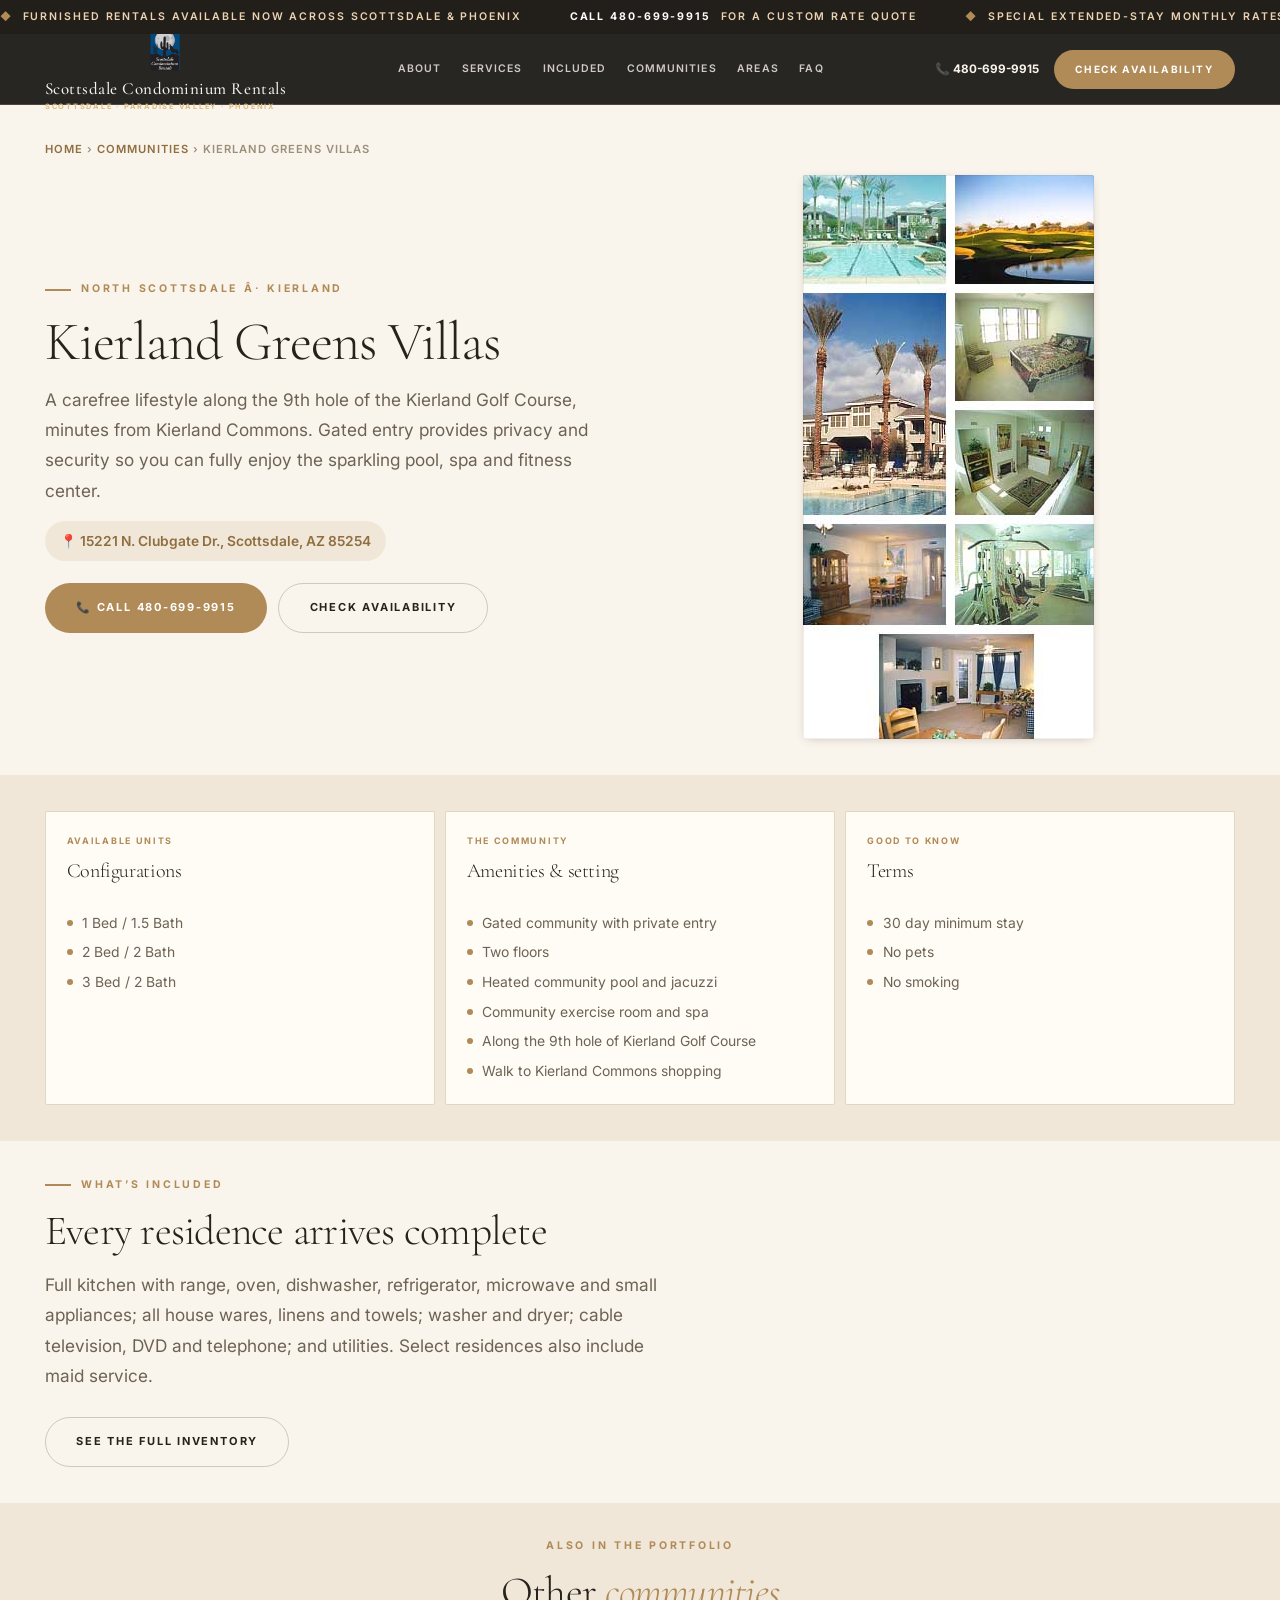
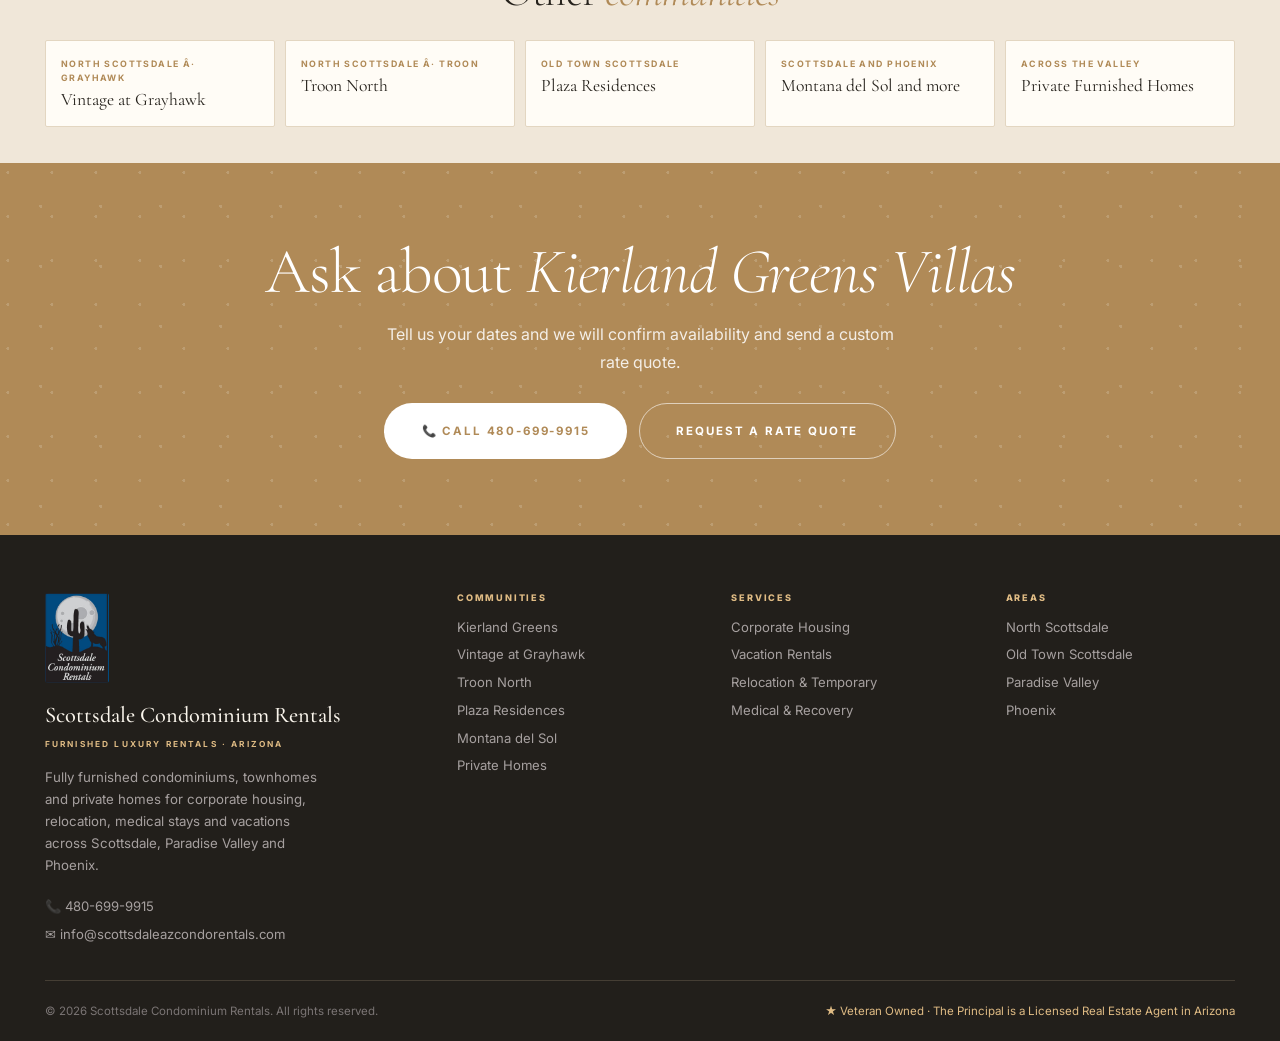
<file: communities/kierland-greens.html>
﻿<!DOCTYPE html>
<html lang="en">
<head>
<meta charset="UTF-8">
<meta name="viewport" content="width=device-width,initial-scale=1">
<title>Kierland Greens Villas | Furnished Condo Rentals, North Scottsdale AZ</title>
<meta name="description" content="Furnished 1, 2 and 3 bedroom condominium rentals at Kierland Greens Villas, 15221 N. Clubgate Dr., Scottsdale AZ. Gated, with heated pool, spa and fitness center on the Kierland Golf Course. 30 day minimum stay.">
<link rel="canonical" href="https://www.scottsdaleazcondorentals.com/communities/kierland-greens.html">
<meta property="og:type" content="website">
<meta property="og:title" content="Kierland Greens Villas | Furnished Condo Rentals, North Scottsdale AZ">
<meta property="og:description" content="Furnished 1, 2 and 3 bedroom condominium rentals at Kierland Greens Villas, 15221 N. Clubgate Dr., Scottsdale AZ. Gated, with heated pool, spa and fitness center on the Kierland Golf Course. 30 day minimum stay.">
<meta property="og:image" content="https://www.scottsdaleazcondorentals.com/assets/img/prop-kierland.jpg">
<link rel="icon" href="../assets/img/logo.jpg">
<meta name="theme-color" content="#221F1B">
<link rel="preconnect" href="https://fonts.googleapis.com">
<link rel="preconnect" href="https://fonts.gstatic.com" crossorigin>
<link href="https://fonts.googleapis.com/css2?family=Cormorant+Garamond:ital,wght@0,300;0,400;0,500;1,300;1,400&family=Inter:wght@300;400;500;600;700;800&display=swap" rel="stylesheet">
<link rel="stylesheet" href="../assets/css/site.css?v=80">
<script type="application/ld+json">
{"@context":"https://schema.org","@type":"Accommodation",
"name":"Kierland Greens Villas",
"description":"Furnished 1, 2 and 3 bedroom condominium rentals at Kierland Greens Villas, 15221 N. Clubgate Dr., Scottsdale AZ. Gated, with heated pool, spa and fitness center on the Kierland Golf Course. 30 day minimum stay.",
"address":{"@type":"PostalAddress","streetAddress":"15221 N. Clubgate Dr., Scottsdale, AZ 85254","addressLocality":"Scottsdale","addressRegion":"AZ","addressCountry":"US"},
"image":"https://www.scottsdaleazcondorentals.com/assets/img/prop-kierland.jpg",
"url":"https://www.scottsdaleazcondorentals.com/communities/kierland-greens.html",
"provider":{"@type":"RealEstateAgent","name":"Scottsdale Condominium Rentals","telephone":"+1-480-699-9915","email":"info@scottsdaleazcondorentals.com","url":"https://www.scottsdaleazcondorentals.com/"}}
</script>
<script type="application/ld+json">
{"@context":"https://schema.org","@type":"BreadcrumbList","itemListElement":[
{"@type":"ListItem","position":1,"name":"Home","item":"https://www.scottsdaleazcondorentals.com/"},
{"@type":"ListItem","position":2,"name":"Communities","item":"https://www.scottsdaleazcondorentals.com/#properties"},
{"@type":"ListItem","position":3,"name":"Kierland Greens Villas","item":"https://www.scottsdaleazcondorentals.com/communities/kierland-greens.html"}]}
</script>
</head>
<body>
<a href="#main" class="skip">Skip to content</a>

<div class="ticker">
  <div class="ticker-in" id="ticker">
    <span><i>&#9670;</i> Furnished rentals available now across Scottsdale &amp; Phoenix</span>
    <span><b>Call 480-699-9915</b> for a custom rate quote</span>
    <span><i>&#9670;</i> Special extended-stay monthly rates</span>
    <span><b>Veteran owned</b> &middot; Licensed Arizona real estate</span>
  </div>
</div>

<header class="nav solid" id="nav">
  <div class="wrap nav-in">
    <a href="../index.html" class="brand brand-row">
      <img src="../assets/img/logo.jpg" alt="Scottsdale Condominium Rentals logo" class="brand-mark">
      <span style="display:flex;flex-direction:column;line-height:1;min-width:0">
        <b>Scottsdale Condominium Rentals</b>
        <small>Scottsdale &middot; Paradise Valley &middot; Phoenix</small>
      </span>
    </a>
    <nav class="nav-links">
      <a href="../index.html#about">About</a>
      <a href="../index.html#services">Services</a>
      <a href="../index.html#included">Included</a>
      <a href="../index.html#properties">Communities</a>
      <a href="../index.html#areas">Areas</a>
      <a href="../index.html#faq">FAQ</a>
    </nav>
    <div class="nav-cta">
      <a href="tel:+14806999915" class="nav-tel">&#128222; 480-699-9915</a>
      <a href="../index.html#enquire" class="btn btn-p">Check Availability</a>
      <button class="burger" id="burger" aria-label="Menu" aria-expanded="false"><span></span><span></span><span></span></button>
    </div>
  </div>
</header>

<div class="mnav" id="mnav">
  <a href="../index.html#about">About</a><a href="../index.html#services">Services</a>
  <a href="../index.html#included">Included</a><a href="../index.html#properties">Communities</a>
  <a href="../index.html#areas">Areas</a><a href="../index.html#faq">FAQ</a>
  <a href="../index.html#enquire" class="btn btn-p">Check Availability</a>
  <a href="tel:+14806999915" class="mnav-tel">480-699-9915</a>
</div>

<main id="main">
<section class="sec shell">
  <div class="wrap">
    <nav class="crumb"><a href="../index.html">Home</a> &rsaquo; <a href="../index.html#properties">Communities</a> &rsaquo; <span>Kierland Greens Villas</span></nav>
    <div class="zig" style="margin-top:1rem">
      <div class="zig-txt">
        <p class="eyebrow">North Scottsdale Â· Kierland</p>
        <h1 style="font-size:clamp(2.2rem,4.6vw,3.4rem);margin-bottom:.9rem">Kierland Greens Villas</h1>
        <p class="lead">A carefree lifestyle along the 9th hole of the Kierland Golf Course, minutes from Kierland Commons. Gated entry provides privacy and security so you can fully enjoy the sparkling pool, spa and fitness center.</p>
        <p class="prop-addr">&#128205; 15221 N. Clubgate Dr., Scottsdale, AZ 85254</p>
        <div class="hero-btns" style="margin-top:1.4rem">
          <a href="tel:+14806999915" class="btn btn-p">&#128222; Call 480-699-9915</a>
          <a href="../index.html#enquire" class="btn btn-d">Check Availability</a>
        </div>
      </div>
      <div>
        <div class="ph ph-collage"><img src="../assets/img/prop-kierland.jpg" alt="Photographs of the Kierland Greens condominium community"></div>
      </div>
    </div>
  </div>
</section>

<section class="sec blush">
  <div class="wrap g3">
    <div class="card" style="padding:1.4rem 1.3rem">
      <span class="card-k">Available Units</span>
      <h3 style="font-size:1.25rem;margin:.3rem 0 .7rem">Configurations</h3>
      <ul class="ticks">
        <li>1 Bed / 1.5 Bath</li>
        <li>2 Bed / 2 Bath</li>
        <li>3 Bed / 2 Bath</li>
      </ul>
    </div>
    <div class="card" style="padding:1.4rem 1.3rem">
      <span class="card-k">The Community</span>
      <h3 style="font-size:1.25rem;margin:.3rem 0 .7rem">Amenities &amp; setting</h3>
      <ul class="ticks">
        <li>Gated community with private entry</li>
        <li>Two floors</li>
        <li>Heated community pool and jacuzzi</li>
        <li>Community exercise room and spa</li>
        <li>Along the 9th hole of Kierland Golf Course</li>
        <li>Walk to Kierland Commons shopping</li>
      </ul>
    </div>
    <div class="card" style="padding:1.4rem 1.3rem">
      <span class="card-k">Good to Know</span>
      <h3 style="font-size:1.25rem;margin:.3rem 0 .7rem">Terms</h3>
      <ul class="ticks">
        <li>30 day minimum stay</li>
        <li>No pets</li>
        <li>No smoking</li>
      </ul>
    </div>
  </div>
</section>

<section class="sec shell">
  <div class="wrap">
    <div class="head">
      <p class="eyebrow">What&rsquo;s Included</p>
      <h2 style="font-size:clamp(1.8rem,3.4vw,2.6rem)">Every residence arrives complete</h2>
      <p class="lead">Full kitchen with range, oven, dishwasher, refrigerator, microwave and small appliances; all house wares, linens and towels; washer and dryer; cable television, DVD and telephone; and utilities. Select residences also include maid service.</p>
    </div>
    <a href="../index.html#included" class="btn btn-d">See the full inventory</a>
  </div>
</section>

<section class="sec blush">
  <div class="wrap">
    <div class="head c">
      <p class="eyebrow c">Also In The Portfolio</p>
      <h2 style="font-size:clamp(1.8rem,3.4vw,2.6rem)">Other <em>communities</em></h2>
    </div>
    <div class="other-grid">
      <a class="oc" href="grayhawk.html"><span>North Scottsdale Â· Grayhawk</span><b>Vintage at Grayhawk</b></a>
      <a class="oc" href="troon-north.html"><span>North Scottsdale Â· Troon</span><b>Troon North</b></a>
      <a class="oc" href="plaza-residences.html"><span>Old Town Scottsdale</span><b>Plaza Residences</b></a>
      <a class="oc" href="montana-del-sol.html"><span>Scottsdale and Phoenix</span><b>Montana del Sol and more</b></a>
      <a class="oc" href="private-homes.html"><span>Across the Valley</span><b>Private Furnished Homes</b></a>
    </div>
  </div>
</section>

<section class="band">
  <div class="wrap">
    <h2>Ask about <em style="color:#fff">Kierland Greens Villas</em></h2>
    <p>Tell us your dates and we will confirm availability and send a custom rate quote.</p>
    <div class="band-btns">
      <a href="tel:+14806999915" class="btn btn-w btn-lg">&#128222; Call 480-699-9915</a>
      <a href="../index.html#enquire" class="btn btn-o btn-lg" style="border-color:rgba(255,255,255,.6);color:#fff">Request a Rate Quote</a>
    </div>
  </div>
</section>
</main>

<footer class="foot">
  <div class="wrap">
    <div class="foot-g">
      <div class="foot-brand">
        <img src="../assets/img/logo.jpg" alt="Scottsdale Condominium Rentals logo" class="foot-mark">
        <b>Scottsdale Condominium Rentals</b>
        <small>Furnished Luxury Rentals &middot; Arizona</small>
        <p>Fully furnished condominiums, townhomes and private homes for corporate housing, relocation, medical stays and vacations across Scottsdale, Paradise Valley and Phoenix.</p>
        <div class="foot-links">
          <a href="tel:+14806999915">&#128222; 480-699-9915</a>
          <a href="mailto:info@scottsdaleazcondorentals.com">&#9993; info@scottsdaleazcondorentals.com</a>
        </div>
      </div>
      <div><h4>Communities</h4><div class="foot-links">
        <a href="kierland-greens.html">Kierland Greens</a>
        <a href="grayhawk.html">Vintage at Grayhawk</a>
        <a href="troon-north.html">Troon North</a>
        <a href="plaza-residences.html">Plaza Residences</a>
        <a href="montana-del-sol.html">Montana del Sol</a>
        <a href="private-homes.html">Private Homes</a>
      </div></div>
      <div><h4>Services</h4><div class="foot-links">
        <a href="../index.html#services">Corporate Housing</a>
        <a href="../index.html#services">Vacation Rentals</a>
        <a href="../index.html#services">Relocation &amp; Temporary</a>
        <a href="../index.html#services">Medical &amp; Recovery</a>
      </div></div>
      <div><h4>Areas</h4><div class="foot-links">
        <a href="../index.html#areas">North Scottsdale</a>
        <a href="../index.html#areas">Old Town Scottsdale</a>
        <a href="../index.html#areas">Paradise Valley</a>
        <a href="../index.html#areas">Phoenix</a>
      </div></div>
    </div>
    <div class="foot-bar">
      <span>&copy; <span id="yr">2026</span> Scottsdale Condominium Rentals. All rights reserved.</span>
      <span class="creds">&#9733; Veteran Owned &middot; The Principal is a Licensed Real Estate Agent in Arizona</span>
    </div>
  </div>
</footer>

<div class="mbar">
  <a href="tel:+14806999915" class="c">&#128222; Call</a>
  <a href="../index.html#enquire" class="b">Check Availability</a>
</div>

<script src="../assets/js/site.js?v=80"></script>
</body>
</html>
</file>
<file: assets/css/site.css>
/* ==========================================================================
   Scottsdale Condominium Rentals
   Palette: Sonoran sunset — deep plum, desert rose, blush, shell
   Rules: images always on the surface (never backgrounds), always uncropped,
          sections butt together with no dead whitespace.
   ========================================================================== */

:root{
  /* warm champagne / chrome — taken from the reference interior */
  --ink:#221F1B;
  --ink2:#2E2A24;
  --ink3:#453E34;

  --rose:#B08A57;        /* champagne bronze — primary accent */
  --rose-dk:#8F6E40;
  --pink:#DFBB84;        /* warm cove glow */
  --pink-lt:#EBD4B0;
  --pink-pale:#F2E3CB;

  --blush:#F0E7D9;       /* warm sand panel */
  --blush2:#E3D6C1;
  --shell:#FAF5EC;       /* cream ground */
  --white:#FFFCF6;

  --clay:#C08A62;
  --sun:#E3B478;

  --chrome:#AEB6BC;
  --chrome-lt:#E4E9EC;
  --chrome-dk:#767E85;

  --txt:#26221C;
  --txt-mid:#6D6354;
  --txt-lt:#9B8F7C;

  --r:3px;
  --r-lg:2px;
  --maxw:1340px;
  --gut:clamp(1.1rem,3.5vw,3rem);

  --ff-d:"Cormorant Garamond",Georgia,serif;
  --ff-s:"Inter",-apple-system,BlinkMacSystemFont,"Segoe UI",sans-serif;
  --ease:cubic-bezier(.22,.61,.36,1);
  --nav-h:70px;
}

*,*::before,*::after{box-sizing:border-box;margin:0;padding:0}
html{scroll-behavior:smooth;-webkit-text-size-adjust:100%;overflow-x:hidden}
body{
  font-family:var(--ff-s);background:var(--shell);color:var(--txt);
  line-height:1.6;font-size:16px;overflow-x:hidden;-webkit-font-smoothing:antialiased;
}
img{max-width:100%;display:block}
a{color:inherit;text-decoration:none}
button{font:inherit;color:inherit;background:none;border:none;cursor:pointer}
ul{list-style:none}
::selection{background:var(--rose);color:#fff}

/* ---------- type ---------- */
h1,h2,h3,h4{font-family:var(--ff-d);font-weight:300;line-height:1.03;letter-spacing:-.018em}
h2{font-size:clamp(2.2rem,5vw,4rem)}
h3{font-size:clamp(1.4rem,2.4vw,1.95rem);line-height:1.12}
em{font-style:italic;color:var(--rose)}
.dark em,.ink em{color:var(--pink)}

.eyebrow{
  font-size:.66rem;letter-spacing:.26em;text-transform:uppercase;font-weight:700;
  color:var(--rose);display:flex;align-items:center;gap:.65rem;margin-bottom:1rem;
}
.eyebrow::before{content:"";width:26px;height:2px;background:var(--rose);flex:none}
.eyebrow.c{justify-content:center}
.eyebrow.lt{color:var(--pink)}
.eyebrow.lt::before{background:var(--pink)}
.idx{
  font-family:var(--ff-s);font-size:.62rem;letter-spacing:.2em;font-weight:700;
  color:var(--rose);opacity:.5;margin-bottom:.6rem;display:block;
}
.dark .idx{color:var(--pink)}

.lead{font-size:clamp(.95rem,1.35vw,1.08rem);color:var(--txt-mid);line-height:1.75;max-width:58ch}
.lead.lt{color:rgba(255,246,249,.66)}

/* ---------- layout : zero dead space ---------- */
.wrap{max-width:var(--maxw);margin:0 auto;padding-inline:var(--gut)}
.sec{padding-block:clamp(1.7rem,2.8vw,2.5rem)}
.sec-t{padding-block:clamp(1.2rem,2vw,1.7rem)}
.shell{background:var(--shell)}
.blush{background:var(--blush)}
.dark{background:var(--ink);color:var(--shell)}
.dark h2,.dark h3{color:var(--shell)}
.rose{background:var(--rose);color:#fff}
.rose h2{color:#fff}

.head{max-width:720px;margin-bottom:clamp(1.1rem,2vw,1.6rem)}
.head.c{margin-inline:auto;text-align:center}
.head.c .eyebrow{justify-content:center}
.head.c .eyebrow::before{display:none}
.head.c .lead{margin-inline:auto}
.head .lead{margin-top:1.1rem}

/* ---------- buttons ---------- */
.btn{
  display:inline-flex;align-items:center;justify-content:center;gap:.55rem;
  padding:.95rem 1.9rem;font-size:.69rem;font-weight:700;letter-spacing:.16em;
  text-transform:uppercase;border-radius:100px;transition:all .35s var(--ease);
  border:1.5px solid transparent;white-space:nowrap;
}
.btn-p{background:var(--rose);color:#fff}
.btn-p:hover{background:var(--rose-dk);transform:translateY(-2px);box-shadow:0 10px 26px -10px var(--rose)}
.btn-w{background:#fff;color:var(--rose)}
.btn-w:hover{background:var(--blush);transform:translateY(-2px)}
.btn-o{border-color:rgba(255,246,249,.35);color:var(--shell)}
.btn-o:hover{border-color:var(--pink);color:var(--pink)}
.btn-d{border-color:rgba(42,18,31,.2);color:var(--txt)}
.btn-d:hover{border-color:var(--rose);color:var(--rose)}
.btn-lg{padding:1.1rem 2.3rem;font-size:.72rem}

/* ==========================================================================
   PHOTO HOLDER — the one rule that guarantees nothing is ever cropped
   ========================================================================== */
.ph{
  position:relative;aspect-ratio:3/2;overflow:hidden;
  background:var(--blush2);border-radius:var(--r-lg);
}
.dark .ph{background:var(--ink2)}
.ph img{
  width:100%;height:100%;
  object-fit:contain;          /* whole frame always visible */
  object-position:center;
  transition:transform .8s var(--ease);
}
/* Native aspect ratio AND native max-width per source file.
   The client's photographs are small originals; capping each panel at the
   file's true pixel width means nothing is ever upscaled, so nothing blurs. */
.ph{margin-inline:auto}
.ph-hero{aspect-ratio:960/638;max-width:960px}
.ph-ext{aspect-ratio:678/452;max-width:678px}
.ph-golf{aspect-ratio:458/313;max-width:458px}
.ph-city{aspect-ratio:442/288;max-width:442px}
.ph-band{aspect-ratio:800/231;max-width:800px}
.ph-thumb{aspect-ratio:238/138;max-width:238px}
.ph-collage{aspect-ratio:291/564;max-width:291px}
.ph-map{aspect-ratio:229/229;max-width:229px}
.ph-promo{aspect-ratio:238/168;max-width:238px}
.ph-area{aspect-ratio:3/2;max-width:100%}   /* Wikimedia originals are 1600–1920px wide */

/* small originals are presented as mounted prints rather than stretched fills */
.card .ph,.zig .ph{
  box-shadow:0 2px 10px -4px rgba(42,18,31,.3);
  outline:1px solid rgba(42,18,31,.07);outline-offset:-1px;
}
.card.ink .ph{outline-color:rgba(255,246,249,.09)}
.ph-mount{padding:.7rem;background:var(--blush)}
.dark .ph-mount{background:var(--ink3)}

/* brand mark */
.brand-row{display:flex;align-items:center;gap:.65rem}
.brand-mark{width:30px;flex:none;border-radius:2px}
.foot-mark{width:64px;margin-bottom:.9rem;border-radius:3px}

/* typographic cards (used where no authentic photograph exists) */
.tcard{
  background:var(--white);border:1px solid var(--blush2);border-radius:var(--r-lg);
  padding:1.35rem 1.3rem;transition:.4s var(--ease);position:relative;overflow:hidden;
}
.tcard::before{content:"";position:absolute;left:0;top:0;bottom:0;width:3px;background:var(--rose);transform:scaleY(0);transform-origin:top;transition:transform .45s var(--ease)}
.tcard:hover::before{transform:scaleY(1)}
.tcard:hover{border-color:var(--pink-lt);box-shadow:0 16px 34px -20px rgba(217,79,122,.45);transform:translateY(-3px)}
.tcard .n{font-size:.6rem;letter-spacing:.2em;font-weight:800;color:var(--pink-lt);display:block;margin-bottom:.7rem}
.tcard span.k{font-size:.55rem;letter-spacing:.18em;text-transform:uppercase;color:var(--rose);font-weight:700}
.tcard b{display:block;font-family:var(--ff-d);font-size:1.42rem;font-weight:400;margin:.25rem 0 .45rem;line-height:1.12}
.tcard p{font-size:.83rem;color:var(--txt-mid);line-height:1.58}
.tcard .ic{font-size:1.4rem;display:block;margin-bottom:.7rem}
.dark .tcard{background:var(--ink2);border-color:var(--ink3)}
.dark .tcard b{color:var(--shell)}
.dark .tcard p{color:rgba(255,246,249,.62)}
.dark .tcard span.k{color:var(--pink)}
.ph-tag{
  position:absolute;top:.7rem;left:.7rem;z-index:2;
  background:var(--rose);color:#fff;padding:.3rem .75rem;border-radius:100px;
  font-size:.56rem;letter-spacing:.16em;text-transform:uppercase;font-weight:700;
}
.ph-tag.w{background:#fff;color:var(--rose)}

/* ==========================================================================
   Ticker
   ========================================================================== */
.ticker{
  background:var(--ink);color:var(--pink-lt);font-size:.66rem;letter-spacing:.18em;
  text-transform:uppercase;font-weight:600;padding:.55rem 0;overflow:hidden;position:relative;z-index:1002;
}
.ticker-in{display:flex;gap:3rem;white-space:nowrap;animation:tick 36s linear infinite;width:max-content}
.ticker span{display:inline-flex;align-items:center;gap:.6rem}
.ticker b{color:#fff;font-weight:700}
.ticker i{color:var(--rose);font-style:normal}
@keyframes tick{to{transform:translateX(-50%)}}

/* ==========================================================================
   Nav
   ========================================================================== */
/* always solid — the hero beneath is light, so a transparent bar would
   render the light nav text invisible */
.nav{
  position:sticky;top:0;z-index:1000;transition:.4s var(--ease);
  background:rgba(34,31,27,.97);backdrop-filter:blur(16px);
  border-bottom:1px solid rgba(223,187,132,.22);
}
.nav.solid{box-shadow:0 8px 30px -14px rgba(0,0,0,.5)}
.nav-in{display:flex;align-items:center;justify-content:space-between;height:var(--nav-h);gap:1.4rem}
.brand{display:flex;flex-direction:column;line-height:1;flex:0 1 auto;min-width:0}
.brand b{font-family:var(--ff-d);font-size:1.06rem;font-weight:500;color:var(--shell);letter-spacing:.03em;white-space:nowrap}
.brand small{font-size:.46rem;letter-spacing:.24em;text-transform:uppercase;color:var(--pink);margin-top:.3rem;font-weight:700;white-space:nowrap}
.nav-links{display:flex;gap:1.3rem;align-items:center;flex:0 1 auto;min-width:0}
.nav-links a{
  font-size:.655rem;letter-spacing:.1em;text-transform:uppercase;font-weight:600;
  color:rgba(255,246,249,.78);transition:color .3s;position:relative;padding-block:.35rem;white-space:nowrap;
}
.nav-links a::after{content:"";position:absolute;left:0;bottom:0;width:0;height:2px;background:var(--pink);transition:width .35s var(--ease)}
.nav-links a:hover{color:var(--pink)}
.nav-links a:hover::after{width:100%}
.nav-cta{display:flex;align-items:center;gap:.9rem;flex:none}
.nav-tel{font-size:.73rem;font-weight:700;color:var(--shell);display:flex;gap:.4rem;transition:color .3s}
.nav-tel:hover{color:var(--pink)}
.nav-cta .btn{padding:.68rem 1.3rem;font-size:.63rem}
.burger{display:none;flex-direction:column;gap:5px;padding:.4rem;z-index:1001}
.burger span{width:22px;height:2px;background:var(--shell);transition:.35s var(--ease);display:block}
.burger.on span:nth-child(1){transform:translateY(7px) rotate(45deg)}
.burger.on span:nth-child(2){opacity:0}
.burger.on span:nth-child(3){transform:translateY(-7px) rotate(-45deg)}

.mnav{
  position:fixed;inset:0;background:var(--ink);z-index:999;display:flex;flex-direction:column;
  justify-content:center;align-items:center;gap:.1rem;opacity:0;visibility:hidden;transition:.4s var(--ease);padding:2rem;
}
.mnav.on{opacity:1;visibility:visible}
.mnav a{font-family:var(--ff-d);font-size:1.75rem;color:var(--shell);padding:.35rem 1rem;transition:color .3s}
.mnav a:hover{color:var(--pink)}
.mnav .btn{margin-top:1.4rem}
.mnav-tel{margin-top:.4rem;color:var(--pink);font-size:.9rem;font-family:var(--ff-s);font-weight:700;letter-spacing:.08em}

/* ==========================================================================
   HERO — image sits on the surface next to the text
   ========================================================================== */
/* warm beige room with an overhead cove glow, as in the reference interior */
.hero{
  position:relative;overflow:hidden;
  background:
    radial-gradient(ellipse 120% 62% at 50% -8%, rgba(255,246,232,.95) 0%, rgba(240,226,204,.75) 34%, transparent 70%),
    linear-gradient(180deg, #E9DCC7 0%, #DCCDB4 44%, #CBB99C 100%);
  padding-top:clamp(2rem,4vw,3.4rem);padding-bottom:0;margin-top:calc(var(--nav-h) * -1);
}
/* the cove light strip across the top */
.hero::before{
  content:"";position:absolute;left:50%;top:calc(var(--nav-h) - 6px);transform:translateX(-50%);
  width:74%;height:22px;border-radius:50%;pointer-events:none;
  background:radial-gradient(ellipse,rgba(255,236,205,.95),rgba(227,180,120,.35) 55%,transparent 75%);
  filter:blur(10px);
}
/* concrete-toned floor band beneath, echoing the reference */
.hero::after{
  content:"";position:absolute;left:0;right:0;bottom:0;height:26%;pointer-events:none;
  background:linear-gradient(180deg,transparent,rgba(120,110,96,.28));
}
.hero-in{position:relative;z-index:2;padding-top:var(--nav-h);display:grid;grid-template-columns:1.05fr .95fr;gap:clamp(1.6rem,3.5vw,3.2rem);align-items:center}
.hero-badges{display:flex;flex-wrap:wrap;gap:.4rem;margin-bottom:1.5rem}
.hero-badges span{
  padding:.36rem .8rem;border:1px solid rgba(143,110,64,.4);border-radius:100px;
  font-size:.58rem;letter-spacing:.14em;text-transform:uppercase;font-weight:700;
  color:var(--rose-dk);background:rgba(255,252,246,.6);
}
.hero-loc{font-size:.64rem;letter-spacing:.26em;text-transform:uppercase;color:var(--txt-mid);margin-bottom:1rem;font-weight:700}
.hero h1{font-size:clamp(2.8rem,6.6vw,5.4rem);color:var(--txt);margin-bottom:1.1rem}
.hero h1 em{color:var(--rose-dk)}
.hero h1 span{display:block}
.hero-sub{font-size:clamp(.92rem,1.25vw,1.05rem);color:var(--txt-mid);max-width:48ch;margin-bottom:1.7rem;line-height:1.72}
.hero-sub b{color:var(--rose-dk);font-weight:700}
.hero .btn-o{border-color:rgba(38,34,28,.3);color:var(--txt)}
.hero .btn-o:hover{border-color:var(--rose);color:var(--rose-dk);background:rgba(255,252,246,.5)}
.hero-cap{color:var(--txt-lt)!important}
.hero-btns{display:flex;flex-wrap:wrap;gap:.7rem}
/* ==========================================================================
   ORBIT — rotating chrome orb with the client's own photographs circling it.
   Pure CSS transforms: GPU-composited, runs smoothly on mobile, no video.
   ========================================================================== */
.orbit{
  --size:min(540px,86vw);
  --r:calc(var(--size) * .40);   /* absolute radius — a % here would resolve
                                    against the satellite, not the orbit */
  position:relative;width:var(--size);aspect-ratio:1/1;margin-inline:auto;
  display:grid;place-items:center;
}
/* soft cove glow behind everything, like the reference interior */
.orbit::before{
  content:"";position:absolute;inset:-6%;border-radius:50%;
  background:radial-gradient(circle at 50% 42%,rgba(227,180,120,.28),transparent 62%);
  filter:blur(14px);
}
/* the ring the photographs travel on */
.orbit-ring{
  position:absolute;inset:0;border-radius:50%;
  border:1px solid rgba(223,187,132,.22);
  animation:orbit-spin 46s linear infinite;
}
.orbit-ring::after{
  content:"";position:absolute;inset:11%;border-radius:50%;
  border:1px dashed rgba(223,187,132,.14);
}
.sat{
  display:block;                       /* span defaults to inline — kills radius */
  position:absolute;top:50%;left:50%;width:78px;height:78px;
  transform:
    translate(-50%,-50%)
    rotate(calc(var(--i) * 45deg))
    translateY(calc(var(--r) * -1))
    rotate(calc(var(--i) * -45deg));
}
/* thin leader line from each thumbnail back toward the orb, as in the reference */
.sat::before{
  content:"";position:absolute;top:50%;left:50%;
  width:calc(var(--r) - 46px);height:1px;
  background:linear-gradient(to right,rgba(176,138,87,.55),rgba(176,138,87,0));
  transform-origin:0 50%;transform:rotate(90deg);
  pointer-events:none;
}
.sat-in{
  display:block;                       /* ditto */
  width:100%;height:100%;border-radius:50%;overflow:hidden;
  background:var(--chrome-lt);
  border:2px solid rgba(255,255,255,.9);
  box-shadow:0 8px 22px -8px rgba(60,50,35,.55),0 0 0 1px rgba(176,138,87,.35);
  animation:orbit-spin-rev 46s linear infinite;   /* keeps photos upright */
}
.sat-in img{width:100%;height:100%;object-fit:cover;display:block;border-radius:50%}

/* ---------- the unit: dark glossy sphere, per the reference ---------- */
.orb{
  position:relative;width:48%;aspect-ratio:1/1;border-radius:50%;
  background:
    radial-gradient(circle at 32% 24%,
      #EDF1F4 0%, #AFB8BF 9%, #6E777E 24%,
      #3A4147 48%, #22272B 72%, #14181B 100%);
  box-shadow:
    inset -12px -16px 40px rgba(0,0,0,.75),
    inset 10px 12px 30px rgba(255,255,255,.30),
    0 26px 60px -20px rgba(0,0,0,.55),
    0 0 60px -18px rgba(227,180,120,.45);
  z-index:2;
}
/* rotating band — reads as the sphere physically rolling */
.orb::before{
  content:"";position:absolute;inset:0;border-radius:50%;overflow:hidden;
  background:conic-gradient(from 0deg,
    rgba(255,255,255,.26) 0deg, rgba(255,255,255,0) 40deg,
    rgba(0,0,0,.30) 95deg, rgba(255,255,255,0) 148deg,
    rgba(255,255,255,.20) 202deg, rgba(255,255,255,0) 256deg,
    rgba(0,0,0,.26) 310deg, rgba(255,255,255,.26) 360deg);
  mix-blend-mode:overlay;
  animation:orb-roll 7s linear infinite;
}
/* fixed specular highlight, so it stays lit from one side while rolling */
.orb::after{
  content:"";position:absolute;left:17%;top:11%;width:32%;height:22%;
  border-radius:50%;background:radial-gradient(ellipse,rgba(255,255,255,.8),transparent 70%);
  filter:blur(6px);z-index:3;
}
/* side vents */
.orb-vent{
  position:absolute;top:44%;width:9%;height:15%;border-radius:4px;z-index:3;
  background:linear-gradient(180deg,#8E979E,#3C4348 55%,#20252A);
  box-shadow:inset 0 1px 2px rgba(255,255,255,.45),0 2px 6px rgba(0,0,0,.5);
}
.orb-vent.l{left:-3%}
.orb-vent.r{right:-3%}
/* inset display screen */
.orb-screen{
  position:absolute;left:50%;top:50%;transform:translate(-50%,-50%);
  width:60%;aspect-ratio:1/1;border-radius:50%;z-index:4;
  background:radial-gradient(circle at 42% 34%,#2C3237,#12161A 70%);
  border:1px solid rgba(255,255,255,.16);
  box-shadow:inset 0 4px 18px rgba(0,0,0,.8),0 0 22px -6px rgba(227,180,120,.5);
  display:grid;place-items:center;text-align:center;padding:8%;
  overflow:hidden;
}
.orb-screen b{
  display:block;font-family:var(--ff-d);font-weight:400;color:#fff;
  font-size:clamp(1.15rem,2.7vw,1.75rem);line-height:1.05;
  text-shadow:0 2px 10px rgba(0,0,0,.7);
}
.orb-screen span{
  display:block;font-family:var(--ff-s);font-size:.5rem;letter-spacing:.22em;
  text-transform:uppercase;font-weight:700;color:var(--pink);margin-top:.35rem;
}
/* vapour plume and lit plinth beneath */
.orb-steam{
  position:absolute;left:50%;bottom:11%;transform:translateX(-50%);
  width:26%;height:20%;z-index:1;pointer-events:none;
  background:radial-gradient(ellipse at 50% 100%,rgba(255,255,255,.6),transparent 72%);
  filter:blur(9px);animation:steam 5s ease-in-out infinite;
}
.orbit-base{
  position:absolute;bottom:5%;left:50%;transform:translateX(-50%);
  width:56%;height:16px;border-radius:50%;z-index:0;
  background:
    radial-gradient(ellipse,rgba(255,255,255,.85) 0%,rgba(227,180,120,.55) 45%,transparent 72%);
  filter:blur(5px);
}
@keyframes steam{
  0%,100%{opacity:.45;transform:translateX(-50%) scaleY(1)}
  50%    {opacity:.8; transform:translateX(-50%) scaleY(1.18)}
}

@keyframes orbit-spin{to{transform:rotate(360deg)}}
@keyframes orbit-spin-rev{to{transform:rotate(-360deg)}}
@keyframes orb-roll{to{transform:rotate(360deg)}}

@media(prefers-reduced-motion:reduce){
  .orbit-ring,.sat-in,.orb::before{animation:none}
}
@media(max-width:680px){
  .sat{width:54px;height:54px}
  .orbit{--size:min(340px,88vw)}
}

.hero-photo{position:relative}
.hero-photo .ph{aspect-ratio:4/3;background:var(--ink2);border-radius:var(--r-lg)}
.hero-cap{
  margin-top:.7rem;font-size:.6rem;letter-spacing:.18em;text-transform:uppercase;
  color:rgba(255,246,249,.42);font-weight:600;
}

/* hero strip: 4 small photos, fully visible, sitting on the surface */
.hero-strip{display:grid;grid-template-columns:repeat(4,1fr);gap:2px;margin-top:clamp(1.6rem,3vw,2.4rem)}
.hero-strip .ph{aspect-ratio:1/1;background:var(--ink2);border-radius:0}
.hero-strip .ph img{transition:transform .7s var(--ease)}
.hero-strip .ph:hover img{transform:scale(1.05)}

/* ==========================================================================
   Stat bar
   ========================================================================== */
.statbar{background:var(--rose);color:#fff;padding-block:1.5rem}
.statbar-g{display:grid;grid-template-columns:repeat(5,1fr);gap:1rem;text-align:center}
.statbar b{display:block;font-family:var(--ff-d);font-size:1.55rem;font-weight:500;line-height:1.1}
.statbar span{font-size:.57rem;letter-spacing:.17em;text-transform:uppercase;font-weight:700;opacity:.82}

/* ==========================================================================
   ZIG — alternating feature rows (image on surface, text beside)
   ========================================================================== */
.zig{display:grid;grid-template-columns:1fr 1fr;gap:clamp(1.5rem,3.5vw,3.2rem);align-items:center}
.zig.rev .zig-txt{order:2}
.zig-txt p+p{margin-top:.95rem}
.stats{display:grid;grid-template-columns:repeat(3,1fr);gap:1rem;margin-top:1.8rem;padding-top:1.4rem;border-top:2px solid var(--blush2)}
.dark .stats{border-top-color:var(--ink3)}
.stat b{display:block;font-family:var(--ff-d);font-size:clamp(2rem,3.6vw,2.9rem);color:var(--rose);line-height:1;font-weight:400}
.dark .stat b{color:var(--pink)}
.stat span{font-size:.57rem;letter-spacing:.17em;text-transform:uppercase;color:var(--txt-lt);font-weight:700;margin-top:.35rem;display:block}
.dark .stat span{color:rgba(255,246,249,.5)}

/* ==========================================================================
   Tabs
   ========================================================================== */
.tabs{display:flex;gap:.3rem;flex-wrap:wrap;margin-bottom:1.8rem;border-bottom:2px solid var(--blush2)}
.dark .tabs{border-bottom-color:var(--ink3)}
.tab{
  padding:.7rem 1.15rem;font-size:.63rem;letter-spacing:.15em;text-transform:uppercase;
  font-weight:700;color:var(--txt-lt);position:relative;transition:color .3s;
}
.dark .tab{color:rgba(255,246,249,.5)}
.tab::after{content:"";position:absolute;left:0;bottom:-2px;width:0;height:2px;background:var(--rose);transition:width .35s var(--ease)}
.dark .tab::after{background:var(--pink)}
.tab.on{color:var(--rose)}
.dark .tab.on{color:var(--pink)}
.tab.on::after{width:100%}
.panel{display:none}
.panel.on{display:block;animation:fade .45s var(--ease)}
@keyframes fade{from{opacity:0;transform:translateY(12px)}to{opacity:1;transform:none}}
.panel-grid{display:grid;grid-template-columns:1fr 1.05fr;gap:clamp(1.4rem,3vw,2.8rem);align-items:center}
.panel-meta{font-size:.6rem;letter-spacing:.2em;text-transform:uppercase;color:var(--rose);font-weight:700;margin-bottom:.6rem}
.dark .panel-meta{color:var(--pink)}
.panel h3{margin-bottom:.8rem}
.ticks{margin-top:1.2rem;display:grid;gap:.55rem}
.ticks li{display:flex;gap:.6rem;align-items:flex-start;font-size:.87rem;color:var(--txt-mid);line-height:1.5}
.dark .ticks li{color:rgba(255,246,249,.66)}
.ticks li::before{content:"";flex:none;width:6px;height:6px;margin-top:.5em;border-radius:50%;background:var(--rose)}
.dark .ticks li::before{background:var(--pink)}

/* ==========================================================================
   Cards — photo on top (uncropped), text below
   ========================================================================== */
.g4{display:grid;grid-template-columns:repeat(4,1fr);gap:.65rem}
.g3{display:grid;grid-template-columns:repeat(3,1fr);gap:.65rem}
.g2{display:grid;grid-template-columns:repeat(2,1fr);gap:.65rem}

.card{
  background:var(--white);border:1px solid var(--blush2);border-radius:var(--r-lg);
  overflow:hidden;display:flex;flex-direction:column;transition:transform .4s var(--ease),box-shadow .4s var(--ease),border-color .4s;
  transform-style:preserve-3d;
}
.card:hover{box-shadow:0 18px 40px -22px rgba(217,79,122,.5);border-color:var(--pink-lt)}
.card:hover .ph img{transform:scale(1.04)}
.card-b{padding:1.25rem 1.2rem 1.4rem;flex:1;display:flex;flex-direction:column}
.card-b h3{font-size:1.25rem;margin-bottom:.5rem}
.card-b p{font-size:.85rem;color:var(--txt-mid);line-height:1.62;flex:1}
.card-k{font-size:.56rem;letter-spacing:.19em;text-transform:uppercase;color:var(--rose);font-weight:700;margin-bottom:.4rem;display:block}
.card-link{margin-top:.95rem;font-size:.6rem;letter-spacing:.16em;text-transform:uppercase;font-weight:700;color:var(--rose);display:inline-flex;gap:.4rem;transition:gap .3s}
.card:hover .card-link{gap:.75rem}

/* dark variant for What's Included */
.card.ink{background:var(--ink2);border-color:var(--ink3)}
.card.ink h3{color:var(--shell)}
.card.ink p,.card.ink li{color:rgba(255,246,249,.64)}
.card.ink .card-k{color:var(--pink)}
.card.ink:hover{border-color:var(--pink);box-shadow:0 18px 40px -22px rgba(240,128,166,.4)}
.card.ink ul{display:grid;gap:.45rem;margin-top:.7rem}
.card.ink li{font-size:.82rem;padding-left:.9rem;position:relative;line-height:1.48}
.card.ink li::before{content:"";position:absolute;left:0;top:.6em;width:4px;height:4px;border-radius:50%;background:var(--pink)}

/* area cards */
.area{background:var(--white);border:1px solid var(--blush2);border-radius:var(--r-lg);overflow:hidden;display:block;transition:.4s var(--ease)}
.area:hover{box-shadow:0 16px 34px -20px rgba(217,79,122,.5);border-color:var(--pink-lt);transform:translateY(-3px)}
.area:hover .ph img{transform:scale(1.05)}
.area-b{padding:1rem 1.05rem 1.15rem}
.area-b span{font-size:.55rem;letter-spacing:.18em;text-transform:uppercase;color:var(--rose);font-weight:700}
.area-b b{display:block;font-family:var(--ff-d);font-size:1.3rem;font-weight:400;margin:.25rem 0 .35rem;line-height:1.14}
.area-b p{font-size:.79rem;color:var(--txt-mid);line-height:1.5}

/* ==========================================================================
   Gallery — seamless mosaic, zero gaps
   ========================================================================== */
.gal-filters{display:flex;flex-wrap:wrap;gap:.35rem;justify-content:center;margin-bottom:1.6rem}
.gal-f{
  padding:.5rem 1rem;font-size:.6rem;letter-spacing:.14em;text-transform:uppercase;font-weight:700;
  border:1.5px solid var(--blush2);border-radius:100px;color:var(--txt-mid);transition:.3s var(--ease);
}
.gal-f:hover{border-color:var(--rose);color:var(--rose)}
.gal-f.on{background:var(--rose);color:#fff;border-color:var(--rose)}
.gal{display:grid;grid-template-columns:repeat(4,1fr);gap:0}
.gi{position:relative;cursor:pointer;overflow:hidden;background:var(--ink2);aspect-ratio:3/2}
.gi img{width:100%;height:100%;object-fit:contain;transition:transform .8s var(--ease)}
.gi:hover img{transform:scale(1.05)}
.gi-cap{
  position:absolute;inset:auto 0 0 0;padding:.7rem .85rem;z-index:2;
  background:linear-gradient(to top,rgba(38,16,27,.9),transparent);
  opacity:0;transform:translateY(8px);transition:.4s var(--ease);
}
.gi:hover .gi-cap{opacity:1;transform:none}
.gi-cap b{display:block;color:#fff;font-family:var(--ff-d);font-size:1.02rem;font-weight:400;line-height:1.15}
.gi-cap span{font-size:.53rem;letter-spacing:.17em;text-transform:uppercase;color:var(--pink);font-weight:700}
.gi.hide{display:none}

/* marquee strip */
.marq{overflow:hidden;background:var(--ink);padding-block:.9rem}
.marq-in{display:flex;gap:2px;width:max-content;animation:tick 48s linear infinite}
.marq .ph{width:210px;aspect-ratio:3/2;background:var(--ink2);border-radius:0;flex:none}
@media(prefers-reduced-motion:reduce){.marq-in,.ticker-in{animation:none}}

/* lightbox */
.lb{position:fixed;inset:0;background:rgba(20,6,12,.97);z-index:2000;display:none;place-items:center;padding:clamp(1rem,4vw,3rem);backdrop-filter:blur(8px)}
.lb.on{display:grid;animation:fade .3s ease}
.lb img{max-width:100%;max-height:82vh;object-fit:contain}
.lb-cap{text-align:center;margin-top:1rem;color:var(--pink);font-size:.64rem;letter-spacing:.18em;text-transform:uppercase;font-weight:700}
.lb-x{position:absolute;top:1.2rem;right:1.5rem;color:#fff;font-size:2rem;line-height:1;opacity:.7;transition:.3s}
.lb-x:hover{opacity:1;transform:rotate(90deg)}
.lb-nav{position:absolute;top:50%;transform:translateY(-50%);color:#fff;font-size:2.2rem;opacity:.5;transition:.3s;padding:1rem}
.lb-nav:hover{opacity:1;color:var(--pink)}
.lb-prev{left:.4rem}.lb-next{right:.4rem}

/* ==========================================================================
   Reviews
   ========================================================================== */
.rev{background:var(--white);border:1px solid var(--blush2);border-radius:var(--r-lg);padding:1.5rem 1.4rem;display:flex;flex-direction:column;transition:.4s var(--ease)}
.rev:hover{box-shadow:0 16px 34px -20px rgba(217,79,122,.45);border-color:var(--pink-lt)}
.rev .stars{color:var(--rose);letter-spacing:.14em;margin-bottom:.8rem;font-size:.82rem}
.rev q{font-family:var(--ff-d);font-size:1.05rem;line-height:1.55;font-style:italic;quotes:none;flex:1}
.rev-w{margin-top:1.1rem;padding-top:.9rem;border-top:1px solid var(--blush2)}
.rev-w b{display:block;font-size:.66rem;letter-spacing:.13em;text-transform:uppercase;font-weight:700}
.rev-w span{font-size:.68rem;color:var(--txt-lt);display:block;margin-top:.18rem}

/* ---------- community detail pages ---------- */
.crumb{font-size:.7rem;letter-spacing:.09em;color:var(--txt-lt);text-transform:uppercase;font-weight:600}
.crumb a{color:var(--rose-dk)}
.crumb a:hover{text-decoration:underline}
.prop-addr{
  margin-top:1rem;font-size:.86rem;font-weight:600;color:var(--rose-dk);
  background:var(--blush);display:inline-block;padding:.55rem .95rem;border-radius:100px;
}
.other-grid{display:grid;grid-template-columns:repeat(5,1fr);gap:.6rem}
.oc{
  background:var(--white);border:1px solid var(--blush2);border-radius:var(--r-lg);
  padding:1rem .95rem;transition:.35s var(--ease);display:block;
}
.oc:hover{border-color:var(--rose);transform:translateY(-3px);box-shadow:0 14px 30px -18px rgba(176,138,87,.6)}
.oc span{font-size:.55rem;letter-spacing:.16em;text-transform:uppercase;color:var(--rose);font-weight:700;display:block}
.oc b{display:block;font-family:var(--ff-d);font-size:1.1rem;font-weight:400;margin-top:.3rem;line-height:1.15}
@media(max-width:1024px){.other-grid{grid-template-columns:repeat(2,1fr)}}
@media(max-width:680px){.other-grid{grid-template-columns:1fr}}

/* "full details" link inside the portfolio tabs */
.panel-more{
  display:inline-flex;align-items:center;gap:.45rem;margin-top:1.1rem;
  font-size:.63rem;letter-spacing:.16em;text-transform:uppercase;font-weight:700;
  color:var(--rose-dk);border-bottom:1.5px solid currentColor;padding-bottom:.2rem;
  transition:gap .3s;
}
.panel-more:hover{gap:.8rem}
.dark .panel-more{color:var(--pink)}

/* ---------- Google review block ---------- */
.gr-wrap{
  display:grid;grid-template-columns:.42fr 1fr;gap:1.1rem;align-items:stretch;
  max-width:1000px;margin-inline:auto;
}
.gr-score{
  background:var(--white);border:1px solid var(--blush2);border-radius:var(--r-lg);
  padding:1.6rem 1.3rem;text-align:center;display:flex;flex-direction:column;
  align-items:center;justify-content:center;gap:.35rem;
}
.gr-score b{font-family:var(--ff-d);font-size:3.4rem;line-height:1;color:var(--rose-dk);font-weight:400}
.gr-stars{color:var(--rose);letter-spacing:.18em;font-size:1rem}
.gr-score span{font-size:.7rem;color:var(--txt-mid);line-height:1.4}
.gr-score .btn{margin-top:.8rem;padding:.7rem 1.2rem;font-size:.6rem}
.gr-review{
  background:var(--white);border:1px solid var(--blush2);border-radius:var(--r-lg);
  padding:1.8rem 1.7rem;display:flex;flex-direction:column;justify-content:center;
  border-left:3px solid var(--rose);
}
.gr-review .stars{color:var(--rose);letter-spacing:.16em;margin-bottom:.9rem;font-size:.9rem}
.gr-review q{
  font-family:var(--ff-d);font-size:clamp(1.1rem,1.9vw,1.42rem);line-height:1.5;
  font-style:italic;quotes:none;color:var(--txt);
}
.gr-note{
  text-align:center;margin-top:1.2rem;font-size:.82rem;color:var(--txt-mid);
  max-width:64ch;margin-inline:auto;line-height:1.6;
}
.gr-note a{color:var(--rose-dk);border-bottom:1px solid currentColor}
@media(max-width:760px){ .gr-wrap{grid-template-columns:1fr} }

/* ==========================================================================
   Map
   ========================================================================== */
.map-wrap{border:1px solid var(--ink3);border-radius:var(--r-lg);background:var(--ink2);padding:clamp(.9rem,2vw,1.6rem)}
.map-wrap svg{width:100%;height:auto;display:block}
.map-note{text-align:center;font-size:.55rem;letter-spacing:.16em;text-transform:uppercase;color:rgba(255,246,249,.3);margin-top:.7rem}
.map-info{display:grid;grid-template-columns:repeat(4,1fr);gap:1rem;margin-top:1.6rem}
.mi{padding:1.2rem 1.1rem;background:var(--ink2);border:1px solid var(--ink3);border-radius:var(--r-lg);transition:.4s var(--ease)}
.mi:hover{border-color:var(--pink);transform:translateY(-3px)}
.mi .ic{font-size:1.3rem;margin-bottom:.6rem;display:block}
.mi b{display:block;font-family:var(--ff-d);font-size:1.14rem;color:var(--shell);font-weight:400;margin-bottom:.35rem}
.mi p{font-size:.79rem;color:rgba(255,246,249,.6);line-height:1.55}

/* ==========================================================================
   FAQ
   ========================================================================== */
.faq{max-width:840px;margin-inline:auto}
.fq{border-bottom:1.5px solid var(--blush2)}
.fq-q{width:100%;text-align:left;padding:1.15rem 2.6rem 1.15rem 0;position:relative;font-family:var(--ff-d);font-size:clamp(1.08rem,1.7vw,1.3rem);font-weight:400;transition:color .3s;line-height:1.3}
.fq-q:hover,.fq.on .fq-q{color:var(--rose)}
.fq-q::after{content:"+";position:absolute;right:.2rem;top:50%;transform:translateY(-50%);font-size:1.35rem;color:var(--rose);transition:transform .35s var(--ease);font-family:var(--ff-s);font-weight:300}
.fq.on .fq-q::after{transform:translateY(-50%) rotate(135deg)}
.fq-a{max-height:0;overflow:hidden;transition:max-height .45s var(--ease)}
.fq-a p{padding-bottom:1.2rem;font-size:.9rem;color:var(--txt-mid);line-height:1.72;max-width:68ch}
.fq-a a{color:var(--rose);border-bottom:1px solid currentColor}

/* ==========================================================================
   CTA band — no background image, pure colour + type
   ========================================================================== */
.band{background:var(--rose);color:#fff;text-align:center;padding-block:clamp(3rem,6vw,5rem);position:relative;overflow:hidden}
.band::before{
  content:"";position:absolute;inset:0;opacity:.16;
  background:radial-gradient(circle at 18% 22%,#fff 0 1.5px,transparent 1.6px),
             radial-gradient(circle at 68% 72%,#fff 0 1.5px,transparent 1.6px);
  background-size:44px 44px,60px 60px;
}
.band .wrap{position:relative;z-index:2}
.band h2{margin-bottom:1rem;font-size:clamp(2.2rem,5.5vw,4rem)}
.band p{color:rgba(255,255,255,.86);max-width:52ch;margin:0 auto 1.7rem;font-size:1rem;line-height:1.7}
.band-btns{display:flex;gap:.7rem;justify-content:center;flex-wrap:wrap}

/* ==========================================================================
   Form
   ========================================================================== */
.form-wrap{display:grid;grid-template-columns:.95fr 1.05fr;gap:clamp(1.6rem,3.5vw,3rem);align-items:start}
.contact-l{display:grid;gap:.7rem;margin-top:1.5rem}
.contact-l a{display:flex;align-items:center;gap:.8rem;padding:.9rem 1.1rem;background:var(--ink2);border:1px solid var(--ink3);border-radius:var(--r-lg);transition:.35s var(--ease)}
.contact-l a:hover{border-color:var(--pink);transform:translateX(4px)}
.contact-l .ic{font-size:1.05rem;flex:none}
.contact-l b{display:block;font-size:.84rem;color:var(--shell);font-weight:500}
.contact-l span{font-size:.56rem;letter-spacing:.16em;text-transform:uppercase;color:var(--pink);font-weight:700}

form{background:var(--ink2);border:1px solid var(--ink3);border-radius:var(--r-lg);padding:clamp(1.3rem,3vw,2.1rem)}
.f-row{display:grid;grid-template-columns:1fr 1fr;gap:.9rem;margin-bottom:.9rem}
.f-g{display:flex;flex-direction:column;gap:.4rem}
.f-g.full{grid-column:1/-1}
label{font-size:.56rem;letter-spacing:.19em;text-transform:uppercase;color:var(--pink);font-weight:700}
input,select,textarea{
  width:100%;padding:.78rem .9rem;background:rgba(255,246,249,.05);border:1px solid var(--ink3);
  border-radius:var(--r);color:var(--shell);font-family:var(--ff-s);font-size:.88rem;transition:.3s;
}
input::placeholder,textarea::placeholder{color:rgba(255,246,249,.3)}
input:focus,select:focus,textarea:focus{outline:none;border-color:var(--pink);background:rgba(255,246,249,.09);box-shadow:0 0 0 3px rgba(240,128,166,.14)}
select option{background:var(--ink2);color:var(--shell)}
textarea{resize:vertical;min-height:92px}
form .btn{width:100%;margin-top:.4rem}
.f-note{font-size:.7rem;color:rgba(255,246,249,.4);text-align:center;margin-top:.9rem;line-height:1.55}

/* ==========================================================================
   POPUP (modal)
   ========================================================================== */
.pp{position:fixed;inset:0;background:rgba(20,6,12,.9);z-index:3000;display:none;place-items:center;padding:clamp(.8rem,3vw,2rem);backdrop-filter:blur(8px)}
.pp.on{display:grid;animation:fade .3s ease}
.pp-in{
  background:var(--ink);border:1px solid var(--ink3);border-radius:var(--r-lg);
  max-width:940px;width:100%;max-height:92vh;overflow:auto;position:relative;
  display:grid;grid-template-columns:.85fr 1.15fr;
  animation:pop .45s var(--ease);
}
@keyframes pop{from{opacity:0;transform:translateY(26px) scale(.97)}to{opacity:1;transform:none}}
.pp-x{position:absolute;top:.7rem;right:.85rem;z-index:5;color:#fff;font-size:1.4rem;line-height:1;width:32px;height:32px;border-radius:50%;background:rgba(38,16,27,.7);display:grid;place-items:center;transition:.3s}
.pp-x:hover{background:var(--rose);transform:rotate(90deg)}
.pp-img{position:relative;background:var(--ink2);display:flex;flex-direction:column;justify-content:flex-end}
.pp-img .ph{aspect-ratio:3/4;border-radius:0;background:var(--ink2)}
.pp-badge{padding:1rem 1.1rem;border-top:1px solid var(--ink3)}
.pp-badge .eyebrow{margin-bottom:.35rem;font-size:.58rem}
.pp-badge p{font-size:.76rem;color:rgba(255,246,249,.6);line-height:1.5}
.pp-body{padding:clamp(1.3rem,3vw,2rem)}
.pp-body h2{font-size:clamp(1.7rem,3.2vw,2.4rem);color:var(--shell);margin-bottom:.7rem}
.pp-desc{font-size:.87rem;color:rgba(255,246,249,.62);line-height:1.65;margin-bottom:1.2rem}
.pp-thanks{text-align:center;padding:1.4rem 0}
.pp-thanks .big{font-size:2.4rem;margin-bottom:.7rem}

/* ==========================================================================
   Footer + mobile bar
   ========================================================================== */
.foot{background:var(--ink);color:rgba(255,246,249,.6);padding-top:clamp(2.4rem,5vw,3.6rem)}
.foot-g{display:grid;grid-template-columns:1.6fr 1fr 1fr 1fr;gap:clamp(1.5rem,3.5vw,3rem);padding-bottom:2.2rem}
.foot-brand b{font-family:var(--ff-d);font-size:1.4rem;color:var(--shell);font-weight:500;display:block}
.foot-brand small{font-size:.52rem;letter-spacing:.26em;text-transform:uppercase;color:var(--pink);display:block;margin-top:.32rem;font-weight:700}
.foot-brand p{font-size:.83rem;line-height:1.65;margin:1rem 0 1.2rem;max-width:36ch}
.foot-links{display:grid;gap:.42rem}
.foot-links a{font-size:.82rem;transition:color .3s}
.foot-links a:hover{color:var(--pink)}
.foot h4{font-family:var(--ff-s);font-size:.57rem;letter-spacing:.2em;text-transform:uppercase;color:var(--pink);font-weight:800;margin-bottom:.9rem}
.foot-bar{border-top:1px solid var(--ink3);padding-block:1.3rem;display:flex;justify-content:space-between;gap:.8rem;flex-wrap:wrap;font-size:.72rem;color:rgba(255,246,249,.4)}
.foot-bar .creds{color:var(--pink)}

/* ==========================================================================
   Accessibility
   ========================================================================== */
.skip{
  position:absolute;left:-9999px;top:0;z-index:4000;
  background:var(--rose);color:#fff;padding:.8rem 1.4rem;border-radius:0 0 6px 0;
  font-size:.72rem;letter-spacing:.14em;text-transform:uppercase;font-weight:700;
}
.skip:focus{left:0}
:focus-visible{outline:3px solid var(--rose);outline-offset:3px;border-radius:2px}
.dark :focus-visible,.hero :focus-visible{outline-color:var(--pink)}

/* ==========================================================================
   WhatsApp (rendered only when enabled in site.js)
   ========================================================================== */
.wa-fab{
  position:fixed;right:1.2rem;bottom:1.6rem;z-index:1799;
  width:54px;height:54px;border-radius:50%;display:grid;place-items:center;
  background:#25D366;box-shadow:0 10px 28px -8px rgba(37,211,102,.7);
  transition:transform .3s var(--ease);
}
.wa-fab:hover{transform:scale(1.08)}
.wa-fab svg{width:28px;height:28px;fill:#fff}
@media(max-width:680px){.wa-fab{bottom:5.2rem;right:.8rem;width:48px;height:48px}}
.mbar .w{background:#25D366;color:#fff}

/* ==========================================================================
   Print — guests print property details
   ========================================================================== */
@media print{
  .ticker,.nav,.mnav,.mbar,#sp-toast,.pp,.lb,.wa-fab,.orbit,.band,form,.scroll-cue{display:none!important}
  body{background:#fff;color:#000;font-size:11pt}
  .sec{padding-block:.6rem;break-inside:avoid}
  .dark,.blush,.shell,.statbar,.hero{background:#fff!important;color:#000!important}
  .dark h2,.dark h3,.dark .lead{color:#000!important}
  a[href^="tel"]::after,a[href^="mailto"]::after{content:" (" attr(href) ")";font-size:9pt}
  .card,.area,.rev{border:1px solid #ccc;break-inside:avoid}
  .panel{display:block!important}
}

/* ==========================================================================
   Availability toast
   ========================================================================== */
#sp-toast{
  position:fixed;bottom:1.5rem;left:1.5rem;z-index:1800;width:300px;
  background:var(--white);border-radius:.6rem;padding:.8rem .95rem;
  display:flex;align-items:center;gap:.8rem;
  box-shadow:0 12px 40px -12px rgba(42,18,31,.4);
  border-left:3px solid var(--rose);
  transform:translateX(-130%);opacity:0;pointer-events:none;
  transition:transform .5s cubic-bezier(.22,.68,0,1.1),opacity .4s;
}
#sp-toast.show{transform:translateX(0);opacity:1;pointer-events:all}
.sp-thumb{width:44px;height:44px;flex:none;border-radius:.4rem;overflow:hidden;background:var(--blush)}
.sp-thumb img{width:100%;height:100%;object-fit:cover}
.sp-txt{min-width:0;flex:1}
.sp-name{font-size:.79rem;font-weight:700;color:var(--txt);line-height:1.25}
.sp-act{font-size:.72rem;color:var(--txt-mid);line-height:1.35;margin-top:.1rem}
.sp-when{font-size:.6rem;letter-spacing:.13em;text-transform:uppercase;color:var(--rose);font-weight:700;margin-top:.25rem}
#sp-x{flex:none;align-self:flex-start;font-size:.8rem;color:var(--txt-lt);line-height:1;padding:.1rem;transition:color .2s}
#sp-x:hover{color:var(--rose)}
@media(max-width:680px){
  #sp-toast{bottom:5rem;left:.6rem;right:.6rem;width:auto}
}

.mbar{position:fixed;bottom:0;left:0;right:0;z-index:998;display:none;background:rgba(38,16,27,.97);backdrop-filter:blur(14px);border-top:1px solid var(--ink3);padding:.6rem;gap:.5rem}
.mbar a{flex:1;text-align:center;padding:.8rem;font-size:.64rem;letter-spacing:.13em;text-transform:uppercase;font-weight:700;border-radius:100px}
.mbar .c{background:rgba(240,128,166,.14);color:var(--pink);border:1px solid rgba(240,128,166,.3)}
.mbar .b{background:var(--rose);color:#fff}

/* ---------- reveal ---------- */
.rv{opacity:0;transform:translateY(24px);transition:opacity .8s var(--ease),transform .8s var(--ease)}
.rv.in{opacity:1;transform:none}
.rv-d1{transition-delay:.08s}.rv-d2{transition-delay:.16s}.rv-d3{transition-delay:.24s}.rv-d4{transition-delay:.32s}
@media(prefers-reduced-motion:reduce){.rv{opacity:1;transform:none;transition:none}*{animation-duration:.01ms!important;transition-duration:.01ms!important}}

/* ==========================================================================
   Responsive
   ========================================================================== */
@media(max-width:1180px){
  .nav-in{gap:.9rem}
  .brand b{font-size:.95rem}
  .brand small{font-size:.43rem;letter-spacing:.18em}
  .nav-links{gap:.95rem}
  .nav-links a{font-size:.62rem;letter-spacing:.06em}
  .nav-tel{display:none}
  .nav-cta .btn{padding:.64rem 1rem;font-size:.59rem}
}
@media(max-width:1024px){
  .g4{grid-template-columns:repeat(2,1fr)}
  .map-info{grid-template-columns:repeat(2,1fr)}
  .gal{grid-template-columns:repeat(3,1fr)}
  .statbar-g{grid-template-columns:repeat(3,1fr);gap:1.2rem}
  .foot-g{grid-template-columns:1fr 1fr}
  .g3{grid-template-columns:repeat(2,1fr)}
}
@media(max-width:900px){
  .nav-links,.nav-tel{display:none}
  .burger{display:flex}
  .nav-cta .btn{display:none}
  .hero-in,.zig,.panel-grid,.form-wrap{grid-template-columns:1fr;gap:1.6rem}
  .zig.rev .zig-txt{order:0}
  .hero-photo{order:-1}
  .pp-in{grid-template-columns:1fr;max-height:88vh}
  .pp-img .ph{aspect-ratio:16/9}
}
@media(max-width:680px){
  :root{--nav-h:60px}
  .gal{grid-template-columns:repeat(2,1fr)}
  .g4,.g3,.g2{grid-template-columns:1fr}
  .map-info{grid-template-columns:1fr}
  .statbar-g{grid-template-columns:repeat(2,1fr)}
  .hero-strip{grid-template-columns:repeat(2,1fr)}
  .f-row{grid-template-columns:1fr}
  .foot-g{grid-template-columns:1fr}
  .mbar{display:flex}
  body{padding-bottom:66px}
  .hero-btns .btn,.band-btns .btn{width:100%}
  .foot-bar{flex-direction:column;text-align:center;align-items:center}
  .marq .ph{width:150px}
}
</file>
